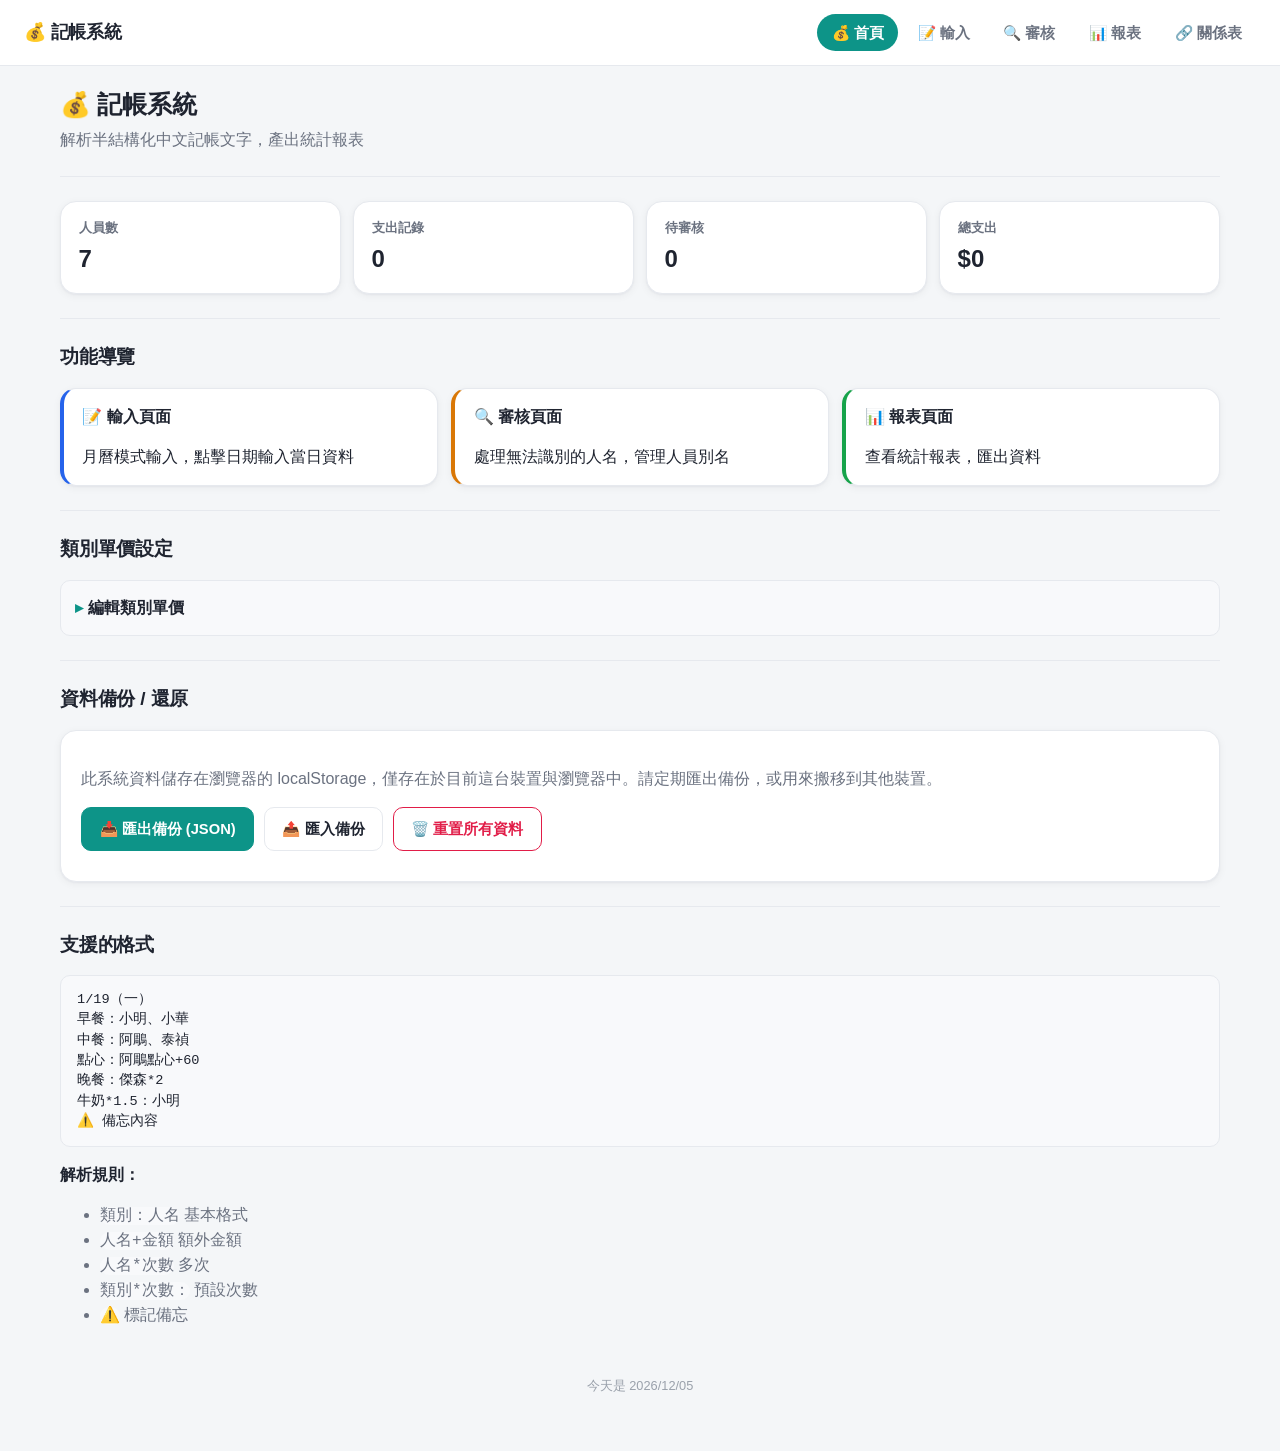
<file: index.html>
<!DOCTYPE html>
<html lang="zh-Hant">
<head>
<meta charset="UTF-8" />
<meta name="viewport" content="width=device-width, initial-scale=1.0" />
<title>記帳系統</title>
<link rel="icon" type="image/png" href="assets/icons/icon-32.png" />
<link rel="apple-touch-icon" href="assets/icons/icon-180.png" />
<link rel="manifest" href="manifest.json" />
<meta name="theme-color" content="#0d9488" />
<link rel="stylesheet" href="assets/css/style.css" />
</head>
<body>
<div id="app-nav"></div>

<div class="container">
  <h1>💰 記帳系統</h1>
  <p class="subtitle">解析半結構化中文記帳文字，產出統計報表</p>

  <hr class="divider" />

  <div class="metrics" id="metrics"></div>

  <hr class="divider" />

  <h2>功能導覽</h2>
  <div class="cards-grid">
    <div class="info-card info">
      <strong>📝 輸入頁面</strong>
      <p class="mb-0">月曆模式輸入，點擊日期輸入當日資料</p>
    </div>
    <div class="info-card warning">
      <strong>🔍 審核頁面</strong>
      <p class="mb-0">處理無法識別的人名，管理人員別名</p>
    </div>
    <div class="info-card success">
      <strong>📊 報表頁面</strong>
      <p class="mb-0">查看統計報表，匯出資料</p>
    </div>
  </div>

  <hr class="divider" />

  <h2>類別單價設定</h2>
  <details class="expander">
    <summary>編輯類別單價</summary>
    <div id="category-price-grid" class="cards-grid" style="margin-top:0.75rem"></div>
  </details>

  <div id="recent-section"></div>

  <hr class="divider" />

  <h2>資料備份 / 還原</h2>
  <div class="panel">
    <p class="text-dim">此系統資料儲存在瀏覽器的 localStorage，僅存在於目前這台裝置與瀏覽器中。請定期匯出備份，或用來搬移到其他裝置。</p>
    <div class="btn-row">
      <button class="primary" id="btn-export">📥 匯出備份 (JSON)</button>
      <button id="btn-import">📤 匯入備份</button>
      <input type="file" id="file-import" accept="application/json" style="display:none" />
      <button class="danger" id="btn-reset">🗑️ 重置所有資料</button>
    </div>
  </div>

  <hr class="divider" />

  <h2>支援的格式</h2>
  <pre>1/19（一）
早餐：小明、小華
中餐：阿鵰、泰禎
點心：阿鵰點心+60
晚餐：傑森*2
牛奶*1.5：小明
⚠️ 備忘內容</pre>

  <p><strong>解析規則：</strong></p>
  <ul class="text-dim">
    <li><code>類別：人名</code> 基本格式</li>
    <li><code>人名+金額</code> 額外金額</li>
    <li><code>人名*次數</code> 多次</li>
    <li><code>類別*次數：</code> 預設次數</li>
    <li><code>⚠️</code> 標記備忘</li>
  </ul>

  <p class="footer-note">今天是 <span id="today-date"></span></p>
</div>

<script src="assets/js/utils.js"></script>
<script src="assets/js/db.js"></script>
<script src="assets/js/parser.js"></script>
<script src="assets/js/nav.js"></script>
<script src="assets/js/home.js"></script>
</body>
</html>
</file>
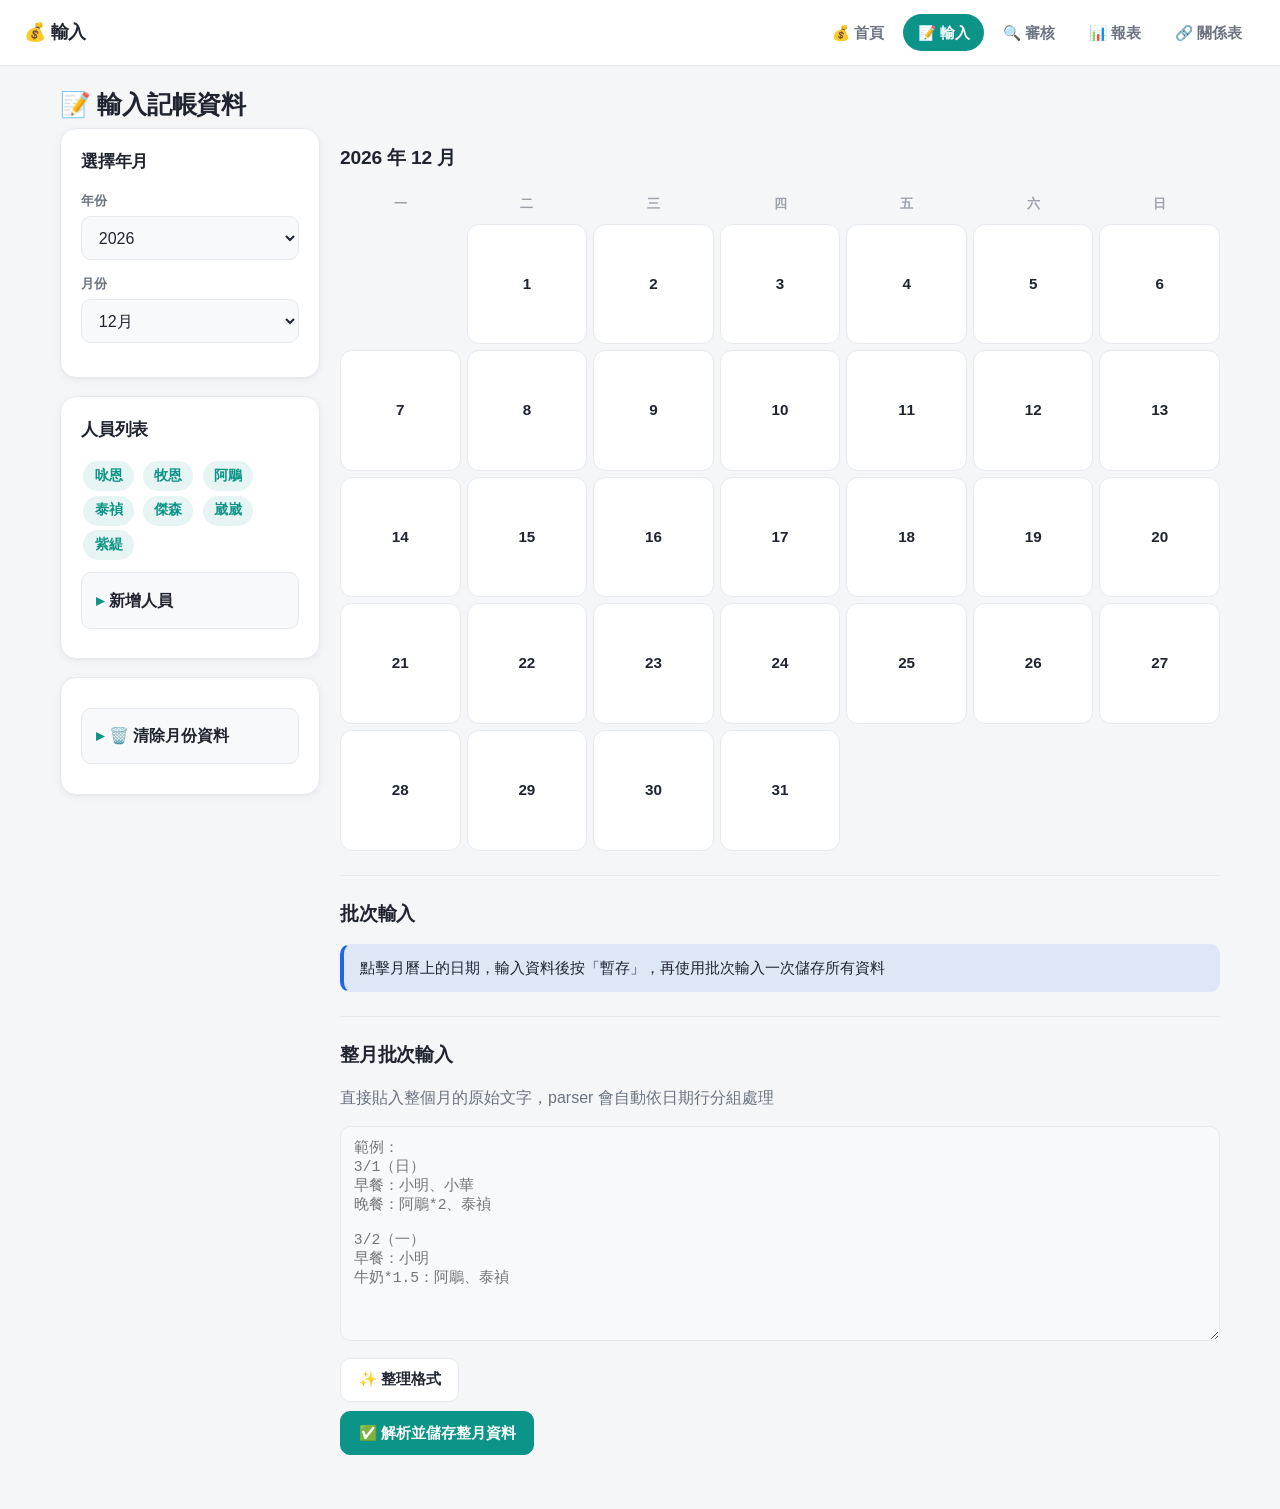
<file: input.html>
<!DOCTYPE html>
<html lang="zh-Hant">
<head>
<meta charset="UTF-8" />
<meta name="viewport" content="width=device-width, initial-scale=1.0" />
<title>輸入記帳 - 記帳系統</title>
<link rel="icon" type="image/png" href="assets/icons/icon-32.png" />
<link rel="apple-touch-icon" href="assets/icons/icon-180.png" />
<link rel="manifest" href="manifest.json" />
<meta name="theme-color" content="#0d9488" />
<link rel="stylesheet" href="assets/css/style.css" />
</head>
<body>
<div id="app-nav"></div>

<div class="container">
  <h1>📝 輸入記帳資料</h1>

  <div class="layout">
    <aside class="sidebar">
      <div class="panel">
        <h3 class="mt-0">選擇年月</h3>
        <div class="field">
          <label>年份</label>
          <select id="select-year"></select>
        </div>
        <div class="field">
          <label>月份</label>
          <select id="select-month"></select>
        </div>
      </div>

      <div class="panel">
        <h3 class="mt-0">人員列表</h3>
        <div id="person-list"></div>
        <details class="expander">
          <summary>新增人員</summary>
          <div class="field"><label>姓名</label><input type="text" id="new-person-name" /></div>
          <div class="field"><label>別名</label><input type="text" id="new-person-aliases" /></div>
          <button class="primary block" id="btn-add-person">新增</button>
        </details>
      </div>

      <div class="panel">
        <details class="expander">
          <summary>🗑️ 清除月份資料</summary>
          <div class="field"><label>年份</label><select id="clear-year"></select></div>
          <div class="field"><label>月份</label><select id="clear-month"></select></div>
          <p class="text-dim" id="clear-caption" style="font-size:0.82rem"></p>
          <label style="display:flex;align-items:center;gap:0.4rem;font-size:0.88rem">
            <input type="checkbox" id="confirm-clear" style="width:auto" /> 確認清除
          </label>
          <button class="danger block" id="btn-clear-month" disabled style="margin-top:0.5rem">清除此月資料</button>
        </details>
      </div>
    </aside>

    <main>
      <h2 id="calendar-title"></h2>
      <div class="calendar-grid" id="calendar-grid"></div>

      <div id="day-editor"></div>

      <hr class="divider" />
      <h2>批次輸入</h2>
      <div id="staged-section"></div>
      <div id="batch-progress"></div>

      <hr class="divider" />
      <h2>整月批次輸入</h2>
      <p class="text-dim">直接貼入整個月的原始文字，parser 會自動依日期行分組處理</p>
      <textarea id="bulk-text" rows="12" placeholder="範例：
3/1（日）
早餐：小明、小華
晚餐：阿鵰*2、泰禎

3/2（一）
早餐：小明
牛奶*1.5：阿鵰、泰禎"></textarea>

      <div class="btn-row">
        <button id="btn-bulk-normalize">✨ 整理格式</button>
        <button id="btn-bulk-undo" style="display:none">↩️ 還原整理前</button>
      </div>
      <div id="bulk-normalize-report"></div>

      <div id="bulk-preview"></div>
      <div id="bulk-conflict"></div>
      <div class="btn-row">
        <button class="primary" id="btn-bulk-save">✅ 解析並儲存整月資料</button>
      </div>
    </main>
  </div>
</div>

<script src="assets/js/utils.js"></script>
<script src="assets/js/db.js"></script>
<script src="assets/js/parser.js"></script>
<script src="assets/js/normalizer.js"></script>
<script src="assets/js/nav.js"></script>
<script src="assets/js/input.js"></script>
</body>
</html>
</file>
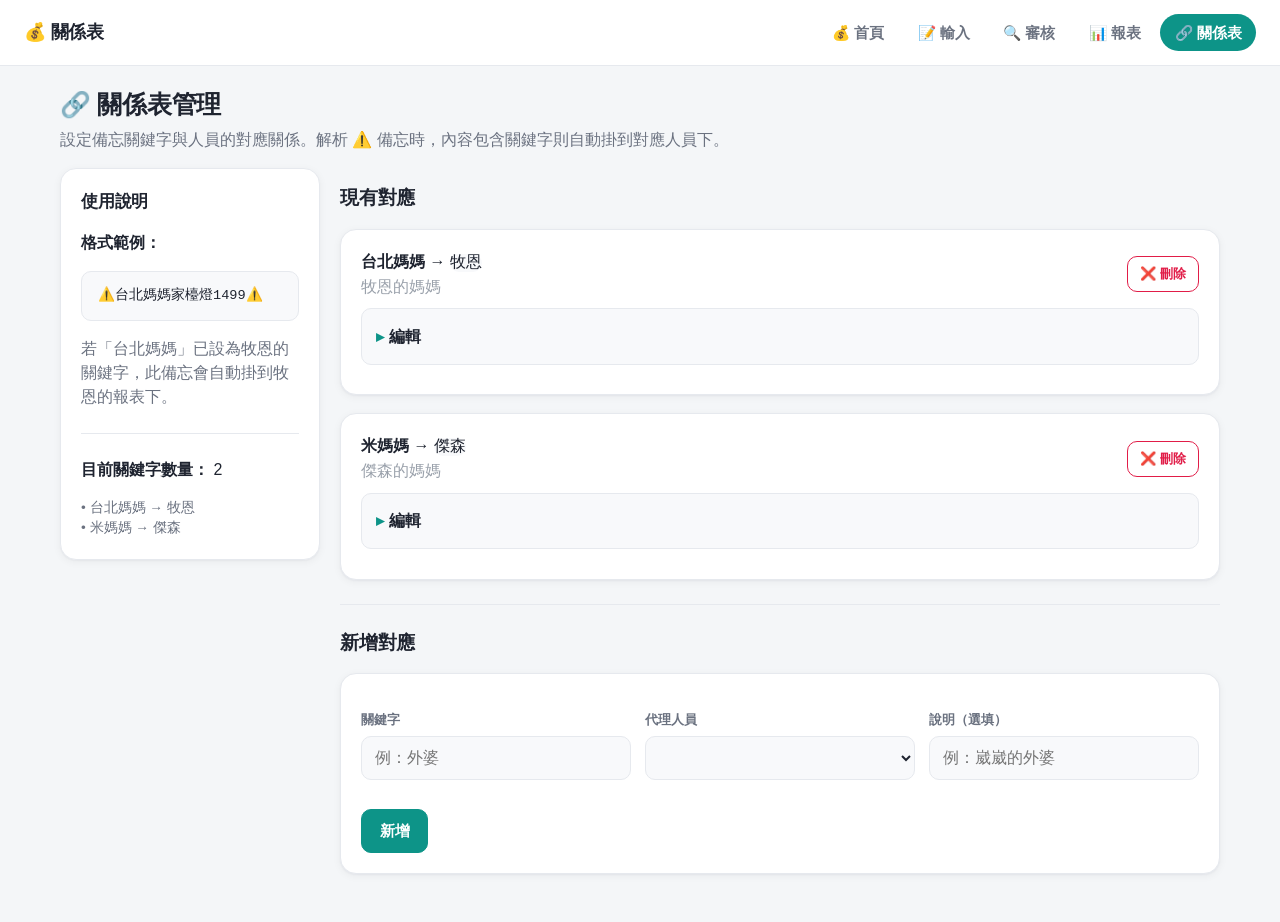
<file: relations.html>
<!DOCTYPE html>
<html lang="zh-Hant">
<head>
<meta charset="UTF-8" />
<meta name="viewport" content="width=device-width, initial-scale=1.0" />
<title>關係表 - 記帳系統</title>
<link rel="icon" type="image/png" href="assets/icons/icon-32.png" />
<link rel="apple-touch-icon" href="assets/icons/icon-180.png" />
<link rel="manifest" href="manifest.json" />
<meta name="theme-color" content="#0d9488" />
<link rel="stylesheet" href="assets/css/style.css" />
</head>
<body>
<div id="app-nav"></div>

<div class="container">
  <h1>🔗 關係表管理</h1>
  <p class="subtitle">設定備忘關鍵字與人員的對應關係。解析 ⚠️ 備忘時，內容包含關鍵字則自動掛到對應人員下。</p>

  <div class="layout">
    <aside class="sidebar">
      <div class="panel">
        <h3 class="mt-0">使用說明</h3>
        <p><strong>格式範例：</strong></p>
        <pre>⚠️台北媽媽家檯燈1499⚠️</pre>
        <p class="text-dim">若「台北媽媽」已設為牧恩的關鍵字，此備忘會自動掛到牧恩的報表下。</p>
        <hr class="divider" />
        <p><strong>目前關鍵字數量：</strong> <span id="proxy-count">0</span></p>
        <div id="proxy-quick-list"></div>
      </div>
    </aside>

    <main>
      <h2>現有對應</h2>
      <div id="proxy-list"></div>

      <hr class="divider" />
      <h2>新增對應</h2>
      <div class="panel">
        <div class="cards-grid" style="grid-template-columns:repeat(3,1fr)">
          <div class="field"><label>關鍵字</label><input type="text" id="new-keyword" placeholder="例：外婆" /></div>
          <div class="field"><label>代理人員</label><select id="new-proxy-for"></select></div>
          <div class="field"><label>說明（選填）</label><input type="text" id="new-note" placeholder="例：崴崴的外婆" /></div>
        </div>
        <button class="primary" id="btn-add-proxy">新增</button>
      </div>
    </main>
  </div>
</div>

<script src="assets/js/utils.js"></script>
<script src="assets/js/db.js"></script>
<script src="assets/js/parser.js"></script>
<script src="assets/js/nav.js"></script>
<script src="assets/js/relations.js"></script>
</body>
</html>
</file>
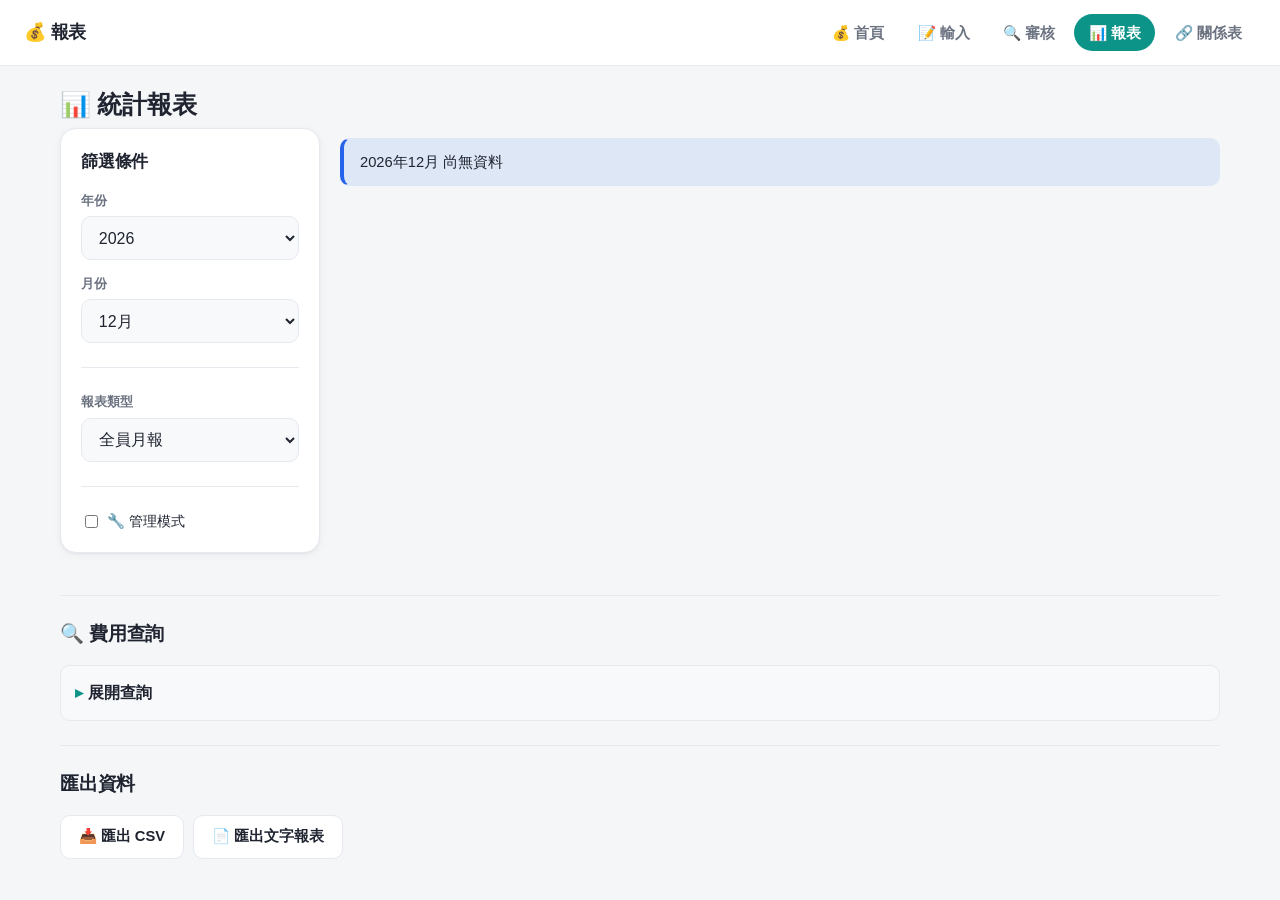
<file: report.html>
<!DOCTYPE html>
<html lang="zh-Hant">
<head>
<meta charset="UTF-8" />
<meta name="viewport" content="width=device-width, initial-scale=1.0" />
<title>報表 - 記帳系統</title>
<link rel="icon" type="image/png" href="assets/icons/icon-32.png" />
<link rel="apple-touch-icon" href="assets/icons/icon-180.png" />
<link rel="manifest" href="manifest.json" />
<meta name="theme-color" content="#0d9488" />
<link rel="stylesheet" href="assets/css/style.css" />
</head>
<body>
<div id="app-nav"></div>

<div class="container">
  <h1>📊 統計報表</h1>

  <div class="layout">
    <aside class="sidebar">
      <div class="panel">
        <h3 class="mt-0">篩選條件</h3>
        <div class="field"><label>年份</label><select id="filter-year"></select></div>
        <div class="field"><label>月份</label><select id="filter-month"></select></div>
        <hr class="divider" />
        <div class="field">
          <label>報表類型</label>
          <select id="report-type">
            <option value="monthly">全員月報</option>
            <option value="compare">月份比較</option>
            <option value="yearly">年度統計</option>
          </select>
        </div>
        <hr class="divider" />
        <label style="display:flex;align-items:center;gap:0.4rem;font-size:0.9rem">
          <input type="checkbox" id="manage-mode" style="width:auto" /> 🔧 管理模式
        </label>
      </div>
    </aside>

    <main id="report-main"></main>
  </div>

  <hr class="divider" />
  <h2>🔍 費用查詢</h2>
  <details class="expander">
    <summary>展開查詢</summary>
    <div class="cards-grid" style="grid-template-columns:repeat(3,1fr)">
      <div class="field"><label>人員</label><select id="query-person"></select></div>
      <div class="field"><label>類別</label><select id="query-category"></select></div>
      <div class="field"><label>金額（0=不限）</label><input type="number" id="query-amount" min="0" step="10" value="0" /></div>
    </div>
    <button class="primary" id="btn-query">查詢</button>
    <div id="query-result"></div>
  </details>

  <hr class="divider" />
  <h2>匯出資料</h2>
  <div class="btn-row">
    <button id="btn-export-csv">📥 匯出 CSV</button>
    <button id="btn-export-txt">📄 匯出文字報表</button>
  </div>
</div>

<script src="assets/js/utils.js"></script>
<script src="assets/js/db.js"></script>
<script src="assets/js/parser.js"></script>
<script src="assets/js/nav.js"></script>
<script src="assets/js/report.js"></script>
</body>
</html>
</file>
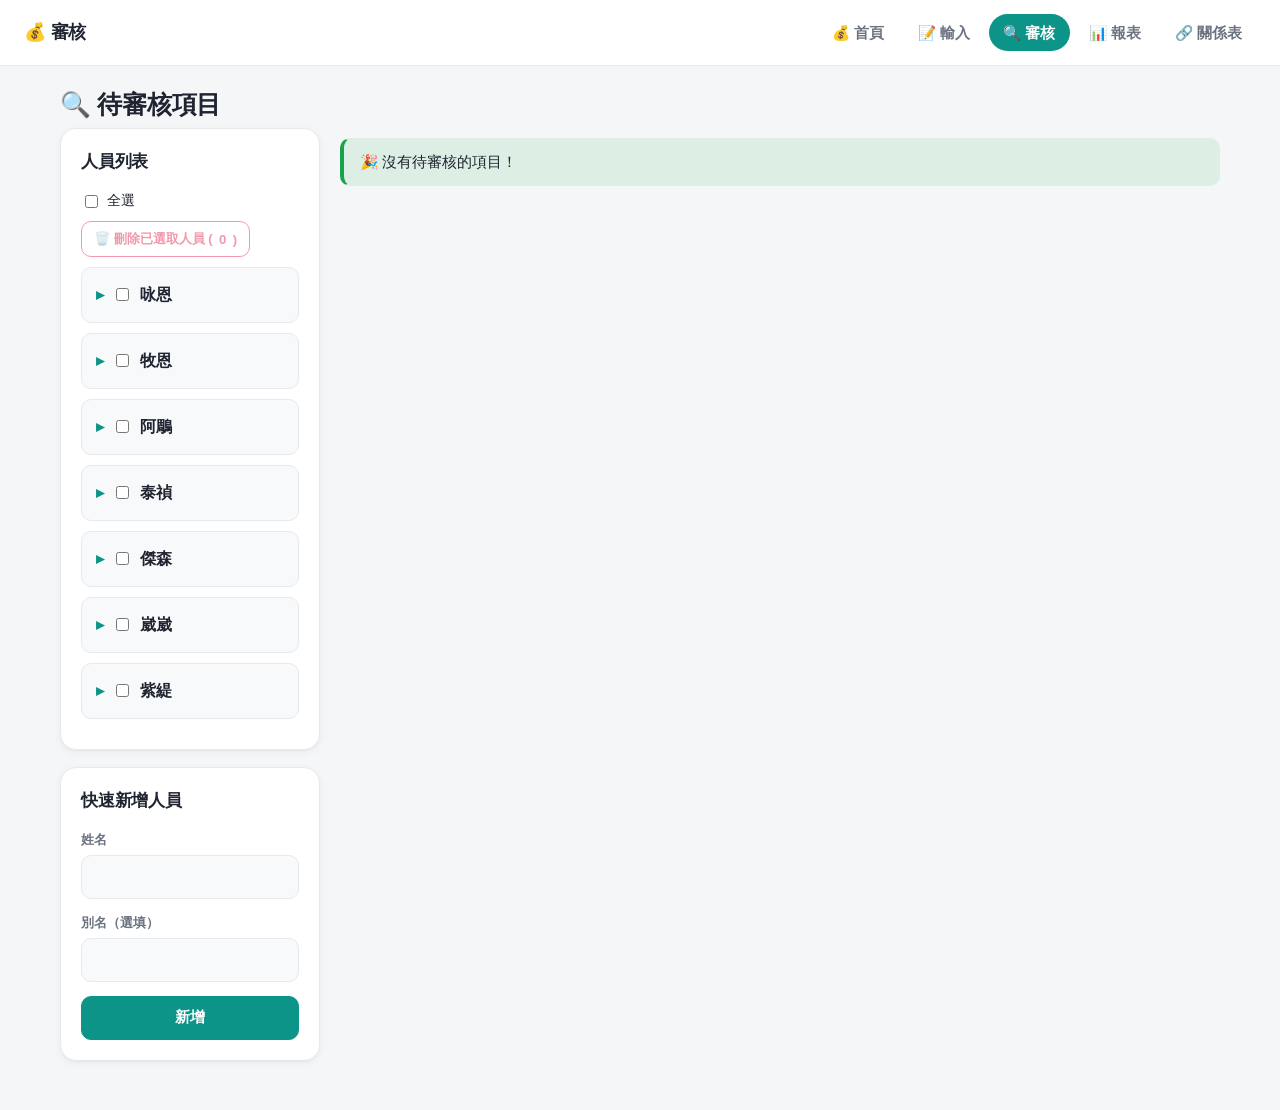
<file: review.html>
<!DOCTYPE html>
<html lang="zh-Hant">
<head>
<meta charset="UTF-8" />
<meta name="viewport" content="width=device-width, initial-scale=1.0" />
<title>審核 - 記帳系統</title>
<link rel="icon" type="image/png" href="assets/icons/icon-32.png" />
<link rel="apple-touch-icon" href="assets/icons/icon-180.png" />
<link rel="manifest" href="manifest.json" />
<meta name="theme-color" content="#0d9488" />
<link rel="stylesheet" href="assets/css/style.css" />
</head>
<body>
<div id="app-nav"></div>

<div class="container">
  <h1>🔍 待審核項目</h1>

  <div class="layout">
    <aside class="sidebar">
      <div class="panel">
        <h3 class="mt-0">人員列表</h3>
        <div id="person-manage-list"></div>
      </div>
      <div class="panel">
        <h3 class="mt-0">快速新增人員</h3>
        <div class="field"><label>姓名</label><input type="text" id="quick-add-name" /></div>
        <div class="field"><label>別名（選填）</label><input type="text" id="quick-add-aliases" /></div>
        <button class="primary block" id="btn-quick-add">新增</button>
      </div>
    </aside>

    <main>
      <div id="pending-list"></div>
    </main>
  </div>
</div>

<script src="assets/js/utils.js"></script>
<script src="assets/js/db.js"></script>
<script src="assets/js/parser.js"></script>
<script src="assets/js/nav.js"></script>
<script src="assets/js/review.js"></script>
</body>
</html>
</file>
<file: assets/css/style.css>
/* ===== 記帳系統 - 共用樣式（淺色 / 記帳 App 風格，行動裝置優先）===== */

:root {
  --bg: #f4f6f8;
  --bg-panel: #ffffff;
  --bg-card: #ffffff;
  --bg-elevated: #f4f6f8;
  --bg-input: #f8f9fb;
  --border: #e6e9ee;
  --border-strong: #d9dee6;
  --text: #1f2430;
  --text-dim: #6b7280;
  --text-muted: #9aa1ab;
  --accent: #0d9488;
  --accent-hover: #0b7c72;
  --accent-soft: rgba(13, 148, 136, 0.1);
  --success: #16a34a;
  --success-bg: rgba(22, 163, 74, 0.1);
  --warning: #d97706;
  --warning-bg: rgba(217, 119, 6, 0.1);
  --danger: #e11d48;
  --danger-bg: rgba(225, 29, 72, 0.1);
  --info: #2563eb;
  --info-bg: rgba(37, 99, 235, 0.1);
  --radius: 16px;
  --radius-sm: 10px;
  --shadow-card: 0 1px 2px rgba(16, 24, 40, 0.04), 0 2px 8px rgba(16, 24, 40, 0.05);
  --shadow-float: 0 4px 16px rgba(16, 24, 40, 0.12);
  --bottom-nav-h: 62px;
}

@media (prefers-color-scheme: dark) {
  :root {
    --bg: #10141a;
    --bg-panel: #181d26;
    --bg-card: #181d26;
    --bg-elevated: #1f2530;
    --bg-input: #1f2530;
    --border: #2a3140;
    --border-strong: #384056;
    --text: #eef1f5;
    --text-dim: #a3acbb;
    --text-muted: #737e90;
    --accent-soft: rgba(45, 212, 191, 0.16);
    --shadow-card: 0 1px 2px rgba(0, 0, 0, 0.3), 0 2px 10px rgba(0, 0, 0, 0.28);
    --shadow-float: 0 6px 20px rgba(0, 0, 0, 0.45);
  }
}

* { box-sizing: border-box; -webkit-tap-highlight-color: transparent; }

html, body {
  margin: 0;
  padding: 0;
  background: var(--bg);
  color: var(--text);
  font-family: -apple-system, BlinkMacSystemFont, "Segoe UI", "PingFang TC", "Noto Sans TC", Helvetica, Arial, sans-serif;
  line-height: 1.5;
  -webkit-font-smoothing: antialiased;
}

body { padding-bottom: env(safe-area-inset-bottom); }

a { color: var(--accent); text-decoration: none; }
a:hover { color: var(--accent-hover); }

/* ===== 頂部列（桌面：完整導覽／手機：精簡標題列）===== */

.topbar {
  display: flex;
  align-items: center;
  justify-content: space-between;
  flex-wrap: wrap;
  gap: 0.75rem;
  padding: 0.9rem 1.5rem;
  background: var(--bg-panel);
  border-bottom: 1px solid var(--border);
  position: sticky;
  top: 0;
  z-index: 100;
}

.brand { font-weight: 800; font-size: 1.12rem; letter-spacing: -0.01em; }

.nav-links { display: flex; gap: 0.3rem; flex-wrap: wrap; }

.nav-link {
  padding: 0.45rem 0.9rem;
  border-radius: 999px;
  color: var(--text-dim);
  font-size: 0.92rem;
  font-weight: 600;
  white-space: nowrap;
}

.nav-link:hover { background: var(--accent-soft); color: var(--accent); }
.nav-link.active { background: var(--accent); color: #fff; }

/* 手機底部分頁列 */
.bottom-nav {
  display: none;
  position: fixed;
  left: 0;
  right: 0;
  bottom: 0;
  z-index: 200;
  background: var(--bg-panel);
  border-top: 1px solid var(--border);
  padding-bottom: env(safe-area-inset-bottom);
  box-shadow: 0 -2px 12px rgba(16, 24, 40, 0.06);
}

.bottom-nav-inner {
  display: flex;
  height: var(--bottom-nav-h);
}

.bottom-nav-item {
  flex: 1;
  display: flex;
  flex-direction: column;
  align-items: center;
  justify-content: center;
  gap: 0.15rem;
  color: var(--text-muted);
  font-size: 0.68rem;
  font-weight: 600;
}

.bottom-nav-item .icon { font-size: 1.35rem; line-height: 1; }
.bottom-nav-item.active { color: var(--accent); }

@media (max-width: 720px) {
  .topbar { padding: 0.8rem 1rem; justify-content: center; }
  .topbar .nav-links { display: none; }
  .bottom-nav { display: block; }
  body { padding-bottom: calc(var(--bottom-nav-h) + env(safe-area-inset-bottom)); }
}

.container {
  max-width: 1200px;
  margin: 0 auto;
  padding: 1.25rem 1.25rem 2rem;
}

@media (max-width: 480px) {
  .container { padding: 1rem 0.85rem 1.5rem; }
}

h1, h2, h3, h4 { font-weight: 800; letter-spacing: -0.01em; }
h1 { font-size: 1.55rem; margin: 0 0 0.3rem; }
h2 { font-size: 1.2rem; }
h3 { font-size: 1.05rem; }

.subtitle { color: var(--text-dim); margin-top: 0; }

.divider { border: none; border-top: 1px solid var(--border); margin: 1.5rem 0; }

/* ===== 統計數字卡（首頁）===== */

.metrics {
  display: grid;
  grid-template-columns: repeat(auto-fit, minmax(140px, 1fr));
  gap: 0.75rem;
  margin: 1rem 0;
}

.metric {
  background: var(--bg-panel);
  border: 1px solid var(--border);
  border-radius: var(--radius);
  box-shadow: var(--shadow-card);
  padding: 1rem 1.1rem;
}

.metric .label { color: var(--text-dim); font-size: 0.8rem; font-weight: 600; }
.metric .value { font-size: 1.5rem; font-weight: 800; margin-top: 0.25rem; font-variant-numeric: tabular-nums; }

.cards-grid {
  display: grid;
  grid-template-columns: repeat(auto-fit, minmax(220px, 1fr));
  gap: 0.85rem;
  margin: 1rem 0;
}

.info-card {
  border-radius: var(--radius);
  padding: 1rem 1.15rem;
  border: 1px solid var(--border);
  background: var(--bg-panel);
  box-shadow: var(--shadow-card);
  border-left: 4px solid var(--border-strong);
}

.info-card.info { border-left-color: var(--info); }
.info-card.warning { border-left-color: var(--warning); }
.info-card.success { border-left-color: var(--success); }

.panel {
  background: var(--bg-panel);
  border: 1px solid var(--border);
  border-radius: var(--radius);
  box-shadow: var(--shadow-card);
  padding: 1.25rem;
  margin-bottom: 1.1rem;
}

.layout {
  display: grid;
  grid-template-columns: 260px 1fr;
  gap: 1.25rem;
  align-items: start;
}

.sidebar { position: sticky; top: 4.5rem; }

@media (max-width: 860px) {
  .layout { grid-template-columns: 1fr; }
  /* 單欄版面時側欄與主內容改為上下堆疊，sticky 會讓側欄蓋住主內容，故關閉 */
  .sidebar { position: static; top: auto; }
}

.field { margin-bottom: 0.85rem; }
.field label { display: block; font-size: 0.82rem; color: var(--text-dim); font-weight: 600; margin-bottom: 0.35rem; }

input[type="text"], input[type="number"], input[type="password"], select, textarea {
  width: 100%;
  padding: 0.65rem 0.8rem;
  background: var(--bg-input);
  border: 1px solid var(--border);
  border-radius: var(--radius-sm);
  color: var(--text);
  font-size: 1rem;
  font-family: inherit;
  min-height: 44px;
}

textarea { resize: vertical; min-height: 110px; font-family: ui-monospace, SFMono-Regular, Consolas, monospace; font-size: 0.92rem; }

input:focus, select:focus, textarea:focus {
  outline: none;
  border-color: var(--accent);
  box-shadow: 0 0 0 3px var(--accent-soft);
}

button, .btn {
  display: inline-flex;
  align-items: center;
  justify-content: center;
  gap: 0.4rem;
  padding: 0.6rem 1.1rem;
  min-height: 44px;
  border: 1px solid var(--border);
  border-radius: var(--radius-sm);
  background: var(--bg-panel);
  color: var(--text);
  cursor: pointer;
  font-size: 0.92rem;
  font-weight: 600;
  font-family: inherit;
  transition: background 0.15s, border-color 0.15s, transform 0.1s;
}

button:hover:not(:disabled) { border-color: var(--accent); color: var(--accent); }
button:active:not(:disabled) { transform: scale(0.97); }
button:disabled { opacity: 0.45; cursor: not-allowed; }

button.primary { background: var(--accent); border-color: var(--accent); color: #fff; }
button.primary:hover:not(:disabled) { background: var(--accent-hover); border-color: var(--accent-hover); color: #fff; }

button.danger { background: transparent; border-color: var(--danger); color: var(--danger); }
button.danger:hover:not(:disabled) { background: var(--danger-bg); }

button.small { padding: 0.4rem 0.75rem; font-size: 0.82rem; min-height: 36px; }
button.block { width: 100%; }

.btn-row { display: flex; gap: 0.6rem; flex-wrap: wrap; margin: 0.6rem 0; }

.alert {
  padding: 0.75rem 1rem;
  border-radius: var(--radius-sm);
  border: 1px solid transparent;
  margin: 0.6rem 0;
  font-size: 0.92rem;
  border-left: 4px solid transparent;
}

.alert.success { background: var(--success-bg); border-left-color: var(--success); color: var(--text); }
.alert.warning { background: var(--warning-bg); border-left-color: var(--warning); color: var(--text); }
.alert.info { background: var(--info-bg); border-left-color: var(--info); color: var(--text); }
.alert.danger { background: var(--danger-bg); border-left-color: var(--danger); color: var(--text); }

details.expander {
  border: 1px solid var(--border);
  border-radius: var(--radius-sm);
  padding: 0.6rem 0.9rem;
  margin: 0.6rem 0;
  background: var(--bg-input);
}

details.expander > summary {
  cursor: pointer;
  font-weight: 700;
  padding: 0.35rem 0;
  list-style: none;
}

details.expander > summary::-webkit-details-marker { display: none; }
details.expander > summary::before { content: "▸ "; color: var(--accent); }
details.expander[open] > summary::before { content: "▾ "; }

/* ===== 月曆 ===== */

.calendar-grid {
  display: grid;
  grid-template-columns: repeat(7, 1fr);
  gap: 6px;
}

.calendar-grid .cal-head {
  text-align: center;
  font-weight: 700;
  color: var(--text-muted);
  padding: 0.3rem 0;
  font-size: 0.8rem;
}

.calendar-grid .cal-day {
  aspect-ratio: 1;
  display: flex;
  align-items: center;
  justify-content: center;
  border-radius: 12px;
  border: 1px solid var(--border);
  background: var(--bg-panel);
  cursor: pointer;
  font-size: 0.95rem;
  font-weight: 600;
  color: var(--text);
  min-height: 46px;
}

.calendar-grid .cal-day:active { transform: scale(0.94); }
.calendar-grid .cal-day.empty { background: transparent; border: none; cursor: default; }
.calendar-grid .cal-day.has-data { background: var(--success-bg); border-color: var(--success); color: var(--success); }
.calendar-grid .cal-day.has-staged { background: var(--info-bg); border-color: var(--info); color: var(--info); }
.calendar-grid .cal-day.selected { outline: 2px solid var(--accent); outline-offset: 1px; }

.person-tag {
  display: inline-block;
  padding: 0.3rem 0.7rem;
  border-radius: 999px;
  background: var(--accent-soft);
  color: var(--accent);
  font-weight: 600;
  font-size: 0.85rem;
  margin: 0.15rem;
}

/* ===== 一般表格（桌面）／卡片列表（手機）===== */

table.simple-table { width: 100%; border-collapse: collapse; font-size: 0.9rem; }
table.simple-table th, table.simple-table td { padding: 0.6rem 0.6rem; border-bottom: 1px solid var(--border); text-align: left; }
table.simple-table th { color: var(--text-dim); font-weight: 700; font-size: 0.8rem; text-transform: uppercase; letter-spacing: 0.02em; }

@media (max-width: 640px) {
  table.simple-table thead { display: none; }
  table.simple-table, table.simple-table tbody, table.simple-table tr, table.simple-table td { display: block; width: 100%; }
  table.simple-table tr {
    background: var(--bg-panel);
    border: 1px solid var(--border);
    border-radius: var(--radius-sm);
    box-shadow: var(--shadow-card);
    margin-bottom: 0.6rem;
    padding: 0.4rem 0.75rem;
  }
  table.simple-table td { border-bottom: none; padding: 0.35rem 0; display: flex; justify-content: space-between; gap: 0.75rem; }
  table.simple-table td::before { content: attr(data-label); color: var(--text-dim); font-size: 0.78rem; font-weight: 600; }
}

code, pre {
  font-family: ui-monospace, SFMono-Regular, Consolas, monospace;
  background: var(--bg-input);
  border-radius: var(--radius-sm);
}

pre { padding: 0.85rem 1rem; overflow-x: auto; white-space: pre-wrap; font-size: 0.85rem; border: 1px solid var(--border); }

/* ===== 報表卡片（記帳明細卡／收據風格）===== */

.report {
  font-family: -apple-system, BlinkMacSystemFont, "Segoe UI", "PingFang TC", "Noto Sans TC", sans-serif;
  font-size: 14px;
  padding: 1.4rem 1.5rem;
  background: var(--bg-panel);
  border-radius: var(--radius);
  box-shadow: var(--shadow-card);
  color: var(--text);
  max-width: 360px;
  border: 1px solid var(--border);
  border-top: 4px solid var(--accent);
}
.report table { width: 100%; border-collapse: collapse; }
.report td { padding: 5px 6px; }
.report .sym { text-align: right; width: 20px; color: var(--text-muted); }
.report .amt { text-align: right; width: 80px; font-variant-numeric: tabular-nums; font-weight: 600; }
.report .divider td { border-top: 1px solid var(--border); padding-top: 8px; font-weight: 700; }
.report .section-title { color: var(--text-dim); font-size: 12px; font-weight: 700; padding-top: 1rem; padding-bottom: 4px; text-transform: uppercase; letter-spacing: 0.03em; }
.report .memo-date { width: 40px; color: var(--text-muted); }
.report .memo-who { width: 60px; color: var(--text-muted); }
.report .total-row td { font-weight: 800; padding-top: 8px; border-top: 2px solid var(--accent); font-size: 1.05em; color: var(--accent); }

.tooltip-container { position: relative; display: inline-block; cursor: pointer; }
.tooltip-container .tooltip-text {
  visibility: hidden;
  background-color: #1f2430;
  color: #fff;
  text-align: left;
  border-radius: 8px;
  padding: 8px 12px;
  position: absolute;
  z-index: 1000;
  left: 105%;
  top: 50%;
  transform: translateY(-50%);
  white-space: nowrap;
  font-size: 12px;
  box-shadow: var(--shadow-float);
}
.tooltip-container:hover .tooltip-text { visibility: visible; }

.cards-flex { display: flex; flex-wrap: wrap; gap: 1.1rem; margin: 1rem 0; }

@media (max-width: 480px) {
  .report { max-width: 100%; }
}

/* ===== 條狀圖（年度趨勢）===== */
.bar-chart { display: flex; align-items: flex-end; gap: 0.4rem; height: 180px; padding: 0.5rem 0; }
.bar-chart .bar-col { flex: 1; display: flex; flex-direction: column; align-items: center; justify-content: flex-end; height: 100%; }
.bar-chart .bar { width: 65%; background: var(--accent); border-radius: 6px 6px 0 0; min-height: 2px; }
.bar-chart .bar-label { font-size: 0.7rem; color: var(--text-dim); margin-top: 0.3rem; text-align: center; }
.bar-chart .bar-value { font-size: 0.68rem; color: var(--text-muted); font-variant-numeric: tabular-nums; }

/* ===== toast ===== */
#toast-container { position: fixed; bottom: calc(1.2rem + env(safe-area-inset-bottom)); right: 1.2rem; left: 1.2rem; z-index: 1000; display: flex; flex-direction: column; align-items: flex-end; gap: 0.5rem; pointer-events: none; }
@media (max-width: 720px) {
  #toast-container { bottom: calc(var(--bottom-nav-h) + 0.8rem + env(safe-area-inset-bottom)); right: 0.8rem; left: 0.8rem; align-items: center; }
}
.toast {
  padding: 0.7rem 1.1rem;
  border-radius: 999px;
  background: var(--text);
  color: var(--bg-panel);
  box-shadow: var(--shadow-float);
  opacity: 0;
  transform: translateY(10px);
  transition: opacity 0.25s, transform 0.25s;
  font-size: 0.86rem;
  font-weight: 600;
  max-width: 320px;
}
.toast.show { opacity: 1; transform: translateY(0); }
.toast-success { background: var(--success); color: #fff; }
.toast-warning { background: var(--warning); color: #fff; }
.toast-danger { background: var(--danger); color: #fff; }
.toast-info { background: var(--info); color: #fff; }

.footer-note {
  text-align: center;
  color: var(--text-muted);
  font-size: 0.8rem;
  padding: 2rem 1rem 1rem;
}

.flex-between { display: flex; align-items: center; justify-content: space-between; gap: 1rem; flex-wrap: wrap; }
.text-dim { color: var(--text-dim); }
.text-muted { color: var(--text-muted); }
.mt-0 { margin-top: 0; }
.mb-0 { margin-bottom: 0; }
</file>
